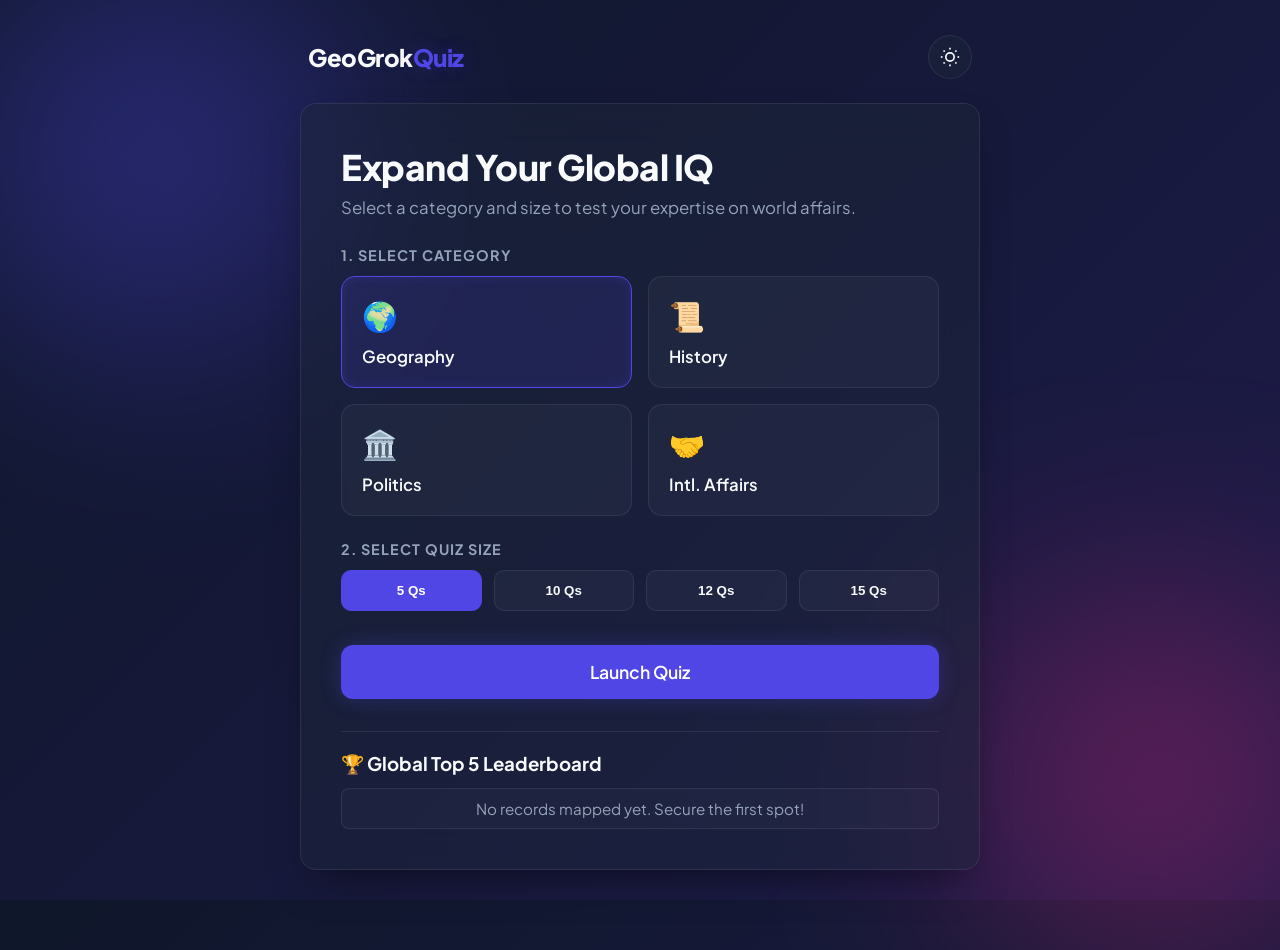
<file: index.html>
<!DOCTYPE html>
<html lang="en">
<head>
    <meta charset="UTF-8">
    <meta name="viewport" content="width=device-width, initial-scale=1.0">
    <title>GeoGrok Quiz - Challenge Your World Knowledge</title>
    <link rel="stylesheet" href="sert.css">
    <link rel="preconnect" href="https://fonts.googleapis.com">
    <link rel="preconnect" href="https://fonts.gstatic.com" crossorigin>
    <link href="https://fonts.googleapis.com/css2?family=Plus+Jakarta+Sans:wght=400;500;600;700;800&display=swap" rel="stylesheet">
</head>
<body>
    <div class="bg-blur circles-1"></div>
    <div class="bg-blur circles-2"></div>

    <div class="app-container">
        <header class="app-header">
            <div class="logo">GeoGrok<span>Quiz</span></div>
            <button id="theme-toggle" class="icon-btn" aria-label="Toggle Theme">
                <svg class="sun-icon" viewBox="0 0 24 24" fill="none" stroke="currentColor" stroke-width="2"><circle cx="12" cy="12" r="5"></circle><line x1="12" y1="1" x2="12" y2="3"></line><line x1="12" y1="21" x2="12" y2="23"></line><line x1="4.22" y1="4.22" x2="5.64" y2="5.64"></line><line x1="18.36" y1="18.36" x2="19.78" y2="19.78"></line><line x1="1" y1="12" x2="3" y2="12"></line><line x1="21" y1="12" x2="23" y2="12"></line><line x1="4.22" y1="19.78" x2="5.64" y2="18.36"></line><line x1="18.36" y1="5.64" x2="19.78" y2="4.22"></line></svg>
                <svg class="moon-icon" viewBox="0 0 24 24" fill="none" stroke="currentColor" stroke-width="2"><path d="M21 12.79A9 9 0 1 1 11.21 3 7 7 0 0 0 21 12.79z"></path></svg>
            </button>
        </header>

        <main class="main-card">
            <section id="home-screen" class="screen active">
                <div class="welcome-text">
                    <h1>Expand Your Global IQ</h1>
                    <p>Select a category and size to test your expertise on world affairs.</p>
                </div>

                <div class="setup-section">
                    <h3>1. Select Category</h3>
                    <div class="category-grid" id="category-grid">
                        <div class="card category-card active" data-category="geography">
                            <div class="card-icon">🌍</div>
                            <h4>Geography</h4>
                        </div>
                        <div class="card category-card" data-category="history">
                            <div class="card-icon">📜</div>
                            <h4>History</h4>
                        </div>
                        <div class="card category-card" data-category="politics">
                            <div class="card-icon">🏛️</div>
                            <h4>Politics</h4>
                        </div>
                        <div class="card category-card" data-category="international_affairs">
                            <div class="card-icon">🤝</div>
                            <h4>Intl. Affairs</h4>
                        </div>
                    </div>
                </div>

                <div class="setup-section">
                    <h3>2. Select Quiz Size</h3>
                    <div class="size-flex" id="size-container">
                        <button class="size-btn active" data-size="5">5 Qs</button>
                        <button class="size-btn" data-size="10">10 Qs</button>
                        <button class="size-btn" data-size="12">12 Qs</button>
                        <button class="size-btn" data-size="15">15 Qs</button>
                    </div>
                </div>

                <button id="start-btn" class="btn btn-primary cta-btn">Launch Quiz</button>

                <div class="leaderboard-section">
                    <h3>🏆 Global Top 5 Leaderboard</h3>
                    <ul id="leaderboard-list" class="leaderboard-list">
                        </ul>
                </div>
            </section>

            <section id="quiz-screen" class="screen">
                <div class="quiz-header">
                    <div class="quiz-info">
                        <span id="question-counter">Question 1 of 10</span>
                        <span id="category-badge" class="badge">Geography</span>
                    </div>
                    <div class="timer-container">
                        <svg class="timer-svg" viewBox="0 0 36 36">
                            <path class="timer-bg" d="M18 2.0845 a 15.9155 15.9155 0 0 1 0 31.831 a 15.9155 15.9155 0 0 1 0 -31.831" />
                            <path id="timer-progress" class="timer-progress" stroke-dasharray="100, 100" d="M18 2.0845 a 15.9155 15.9155 0 0 1 0 31.831 a 15.9155 15.9155 0 0 1 0 -31.831" />
                        </svg>
                        <span id="timer-text">15</span>
                    </div>
                </div>

                <div class="progress-bar-container">
                    <div id="progress-bar-fill" class="progress-bar-fill"></div>
                </div>

                <div class="question-container">
                    <h2 id="question-text">Loading question content...</h2>
                </div>

                <div id="options-container" class="options-grid">
                    </div>

                <div class="quiz-footer">
                    <button id="next-btn" class="btn btn-secondary" disabled>Next Question</button>
                </div>
            </section>

            <section id="results-screen" class="screen">
                <div class="results-summary">
                    <div class="result-icon-wrap">
                        <span id="result-emoji" class="result-emoji">🎓</span>
                    </div>
                    <h2 id="performance-message">Excellent Job!</h2>
                    <p class="sub-msg">Here is how you performed overall:</p>
                </div>

                <div class="score-display">
                    <span id="final-percentage" class="big-score">0%</span>
                    <span id="final-score-text">You scored 0 out of 0 points</span>
                </div>

                <div class="stats-grid">
                    <div class="stat-card correct">
                        <span class="stat-num" id="stat-correct">0</span>
                        <span class="stat-label">Correct</span>
                    </div>
                    <div class="stat-card incorrect">
                        <span class="stat-num" id="stat-incorrect">0</span>
                        <span class="stat-label">Incorrect</span>
                    </div>
                </div>

                <div id="leaderboard-entry" class="leaderboard-entry">
                    <h3>Save Your Score</h3>
                    <div class="input-group">
                        <input type="text" id="player-name" placeholder="Enter your name" maxlength="15">
                        <button id="save-score-btn" class="btn btn-secondary">Submit</button>
                    </div>
                </div>

                <div class="results-actions">
                    <button id="retry-btn" class="btn btn-primary">Play Again</button>
                    <button id="home-btn" class="btn btn-secondary">Return Home</button>
                </div>
            </section>
        </main>
    </div>

    <script src="script.js"></script>
</body>
</html>
</file>
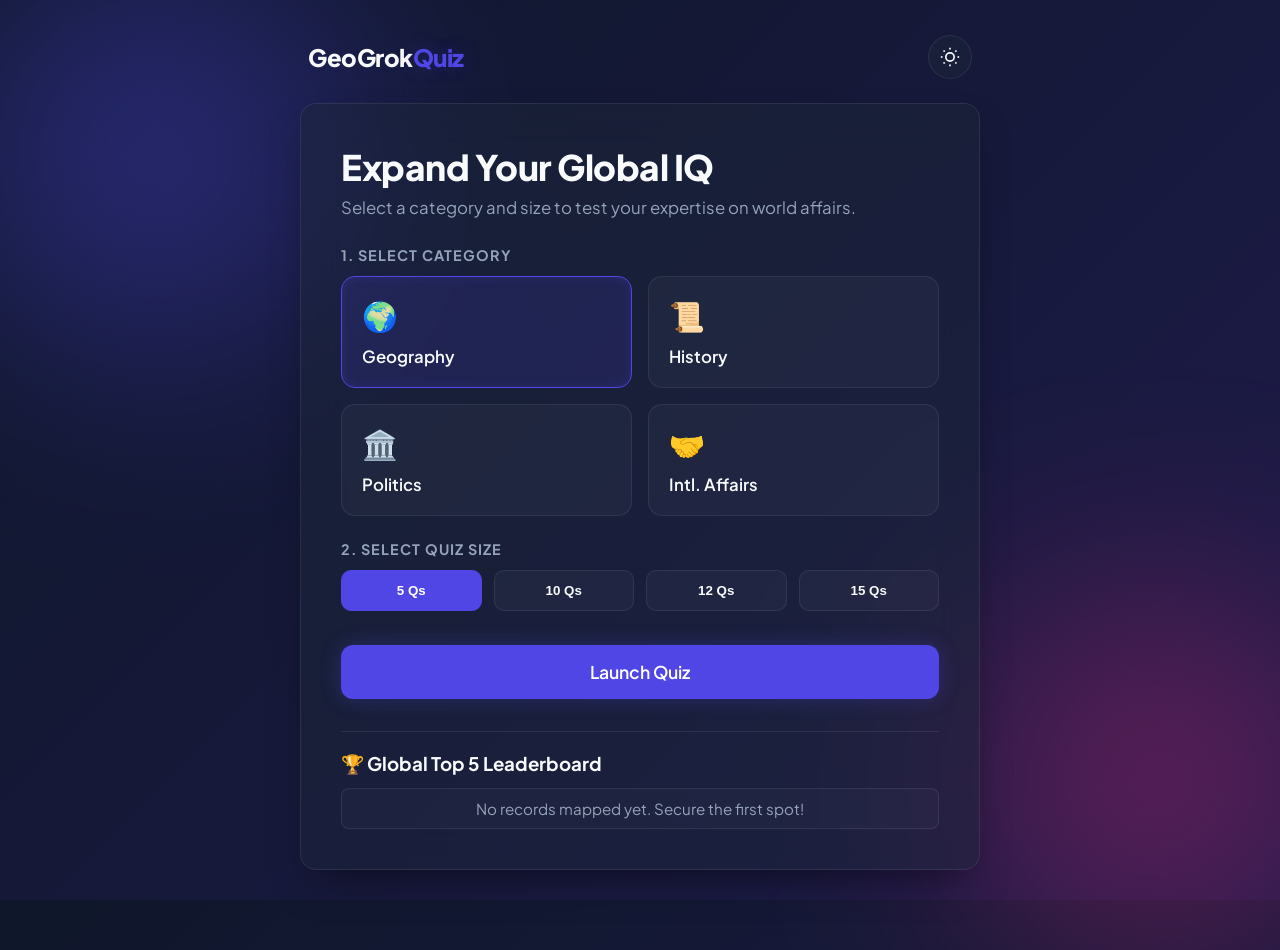
<file: inde.html>
<!DOCTYPE html>
<html lang="en">
<head>
    <meta charset="UTF-8">
    <meta name="viewport" content="width=device-width, initial-scale=1.0">
    <title>GeoGrok Quiz - Challenge Your World Knowledge</title>
    <link rel="stylesheet" href="sert.css">
    <link rel="preconnect" href="https://fonts.googleapis.com">
    <link rel="preconnect" href="https://fonts.gstatic.com" crossorigin>
    <link href="https://fonts.googleapis.com/css2?family=Plus+Jakarta+Sans:wght=400;500;600;700;800&display=swap" rel="stylesheet">
</head>
<body>
    <div class="bg-blur circles-1"></div>
    <div class="bg-blur circles-2"></div>

    <div class="app-container">
        <header class="app-header">
            <div class="logo">GeoGrok<span>Quiz</span></div>
            <button id="theme-toggle" class="icon-btn" aria-label="Toggle Theme">
                <svg class="sun-icon" viewBox="0 0 24 24" fill="none" stroke="currentColor" stroke-width="2"><circle cx="12" cy="12" r="5"></circle><line x1="12" y1="1" x2="12" y2="3"></line><line x1="12" y1="21" x2="12" y2="23"></line><line x1="4.22" y1="4.22" x2="5.64" y2="5.64"></line><line x1="18.36" y1="18.36" x2="19.78" y2="19.78"></line><line x1="1" y1="12" x2="3" y2="12"></line><line x1="21" y1="12" x2="23" y2="12"></line><line x1="4.22" y1="19.78" x2="5.64" y2="18.36"></line><line x1="18.36" y1="5.64" x2="19.78" y2="4.22"></line></svg>
                <svg class="moon-icon" viewBox="0 0 24 24" fill="none" stroke="currentColor" stroke-width="2"><path d="M21 12.79A9 9 0 1 1 11.21 3 7 7 0 0 0 21 12.79z"></path></svg>
            </button>
        </header>

        <main class="main-card">
            <section id="home-screen" class="screen active">
                <div class="welcome-text">
                    <h1>Expand Your Global IQ</h1>
                    <p>Select a category and size to test your expertise on world affairs.</p>
                </div>

                <div class="setup-section">
                    <h3>1. Select Category</h3>
                    <div class="category-grid" id="category-grid">
                        <div class="card category-card active" data-category="geography">
                            <div class="card-icon">🌍</div>
                            <h4>Geography</h4>
                        </div>
                        <div class="card category-card" data-category="history">
                            <div class="card-icon">📜</div>
                            <h4>History</h4>
                        </div>
                        <div class="card category-card" data-category="politics">
                            <div class="card-icon">🏛️</div>
                            <h4>Politics</h4>
                        </div>
                        <div class="card category-card" data-category="international_affairs">
                            <div class="card-icon">🤝</div>
                            <h4>Intl. Affairs</h4>
                        </div>
                    </div>
                </div>

                <div class="setup-section">
                    <h3>2. Select Quiz Size</h3>
                    <div class="size-flex" id="size-container">
                        <button class="size-btn active" data-size="5">5 Qs</button>
                        <button class="size-btn" data-size="10">10 Qs</button>
                        <button class="size-btn" data-size="12">12 Qs</button>
                        <button class="size-btn" data-size="15">15 Qs</button>
                    </div>
                </div>

                <button id="start-btn" class="btn btn-primary cta-btn">Launch Quiz</button>

                <div class="leaderboard-section">
                    <h3>🏆 Global Top 5 Leaderboard</h3>
                    <ul id="leaderboard-list" class="leaderboard-list">
                        </ul>
                </div>
            </section>

            <section id="quiz-screen" class="screen">
                <div class="quiz-header">
                    <div class="quiz-info">
                        <span id="question-counter">Question 1 of 10</span>
                        <span id="category-badge" class="badge">Geography</span>
                    </div>
                    <div class="timer-container">
                        <svg class="timer-svg" viewBox="0 0 36 36">
                            <path class="timer-bg" d="M18 2.0845 a 15.9155 15.9155 0 0 1 0 31.831 a 15.9155 15.9155 0 0 1 0 -31.831" />
                            <path id="timer-progress" class="timer-progress" stroke-dasharray="100, 100" d="M18 2.0845 a 15.9155 15.9155 0 0 1 0 31.831 a 15.9155 15.9155 0 0 1 0 -31.831" />
                        </svg>
                        <span id="timer-text">15</span>
                    </div>
                </div>

                <div class="progress-bar-container">
                    <div id="progress-bar-fill" class="progress-bar-fill"></div>
                </div>

                <div class="question-container">
                    <h2 id="question-text">Loading question content...</h2>
                </div>

                <div id="options-container" class="options-grid">
                    </div>

                <div class="quiz-footer">
                    <button id="next-btn" class="btn btn-secondary" disabled>Next Question</button>
                </div>
            </section>

            <section id="results-screen" class="screen">
                <div class="results-summary">
                    <div class="result-icon-wrap">
                        <span id="result-emoji" class="result-emoji">🎓</span>
                    </div>
                    <h2 id="performance-message">Excellent Job!</h2>
                    <p class="sub-msg">Here is how you performed overall:</p>
                </div>

                <div class="score-display">
                    <span id="final-percentage" class="big-score">0%</span>
                    <span id="final-score-text">You scored 0 out of 0 points</span>
                </div>

                <div class="stats-grid">
                    <div class="stat-card correct">
                        <span class="stat-num" id="stat-correct">0</span>
                        <span class="stat-label">Correct</span>
                    </div>
                    <div class="stat-card incorrect">
                        <span class="stat-num" id="stat-incorrect">0</span>
                        <span class="stat-label">Incorrect</span>
                    </div>
                </div>

                <div id="leaderboard-entry" class="leaderboard-entry">
                    <h3>Save Your Score</h3>
                    <div class="input-group">
                        <input type="text" id="player-name" placeholder="Enter your name" maxlength="15">
                        <button id="save-score-btn" class="btn btn-secondary">Submit</button>
                    </div>
                </div>

                <div class="results-actions">
                    <button id="retry-btn" class="btn btn-primary">Play Again</button>
                    <button id="home-btn" class="btn btn-secondary">Return Home</button>
                </div>
            </section>
        </main>
    </div>

    <script src="script.js"></script>
</body>
</html>
</file>
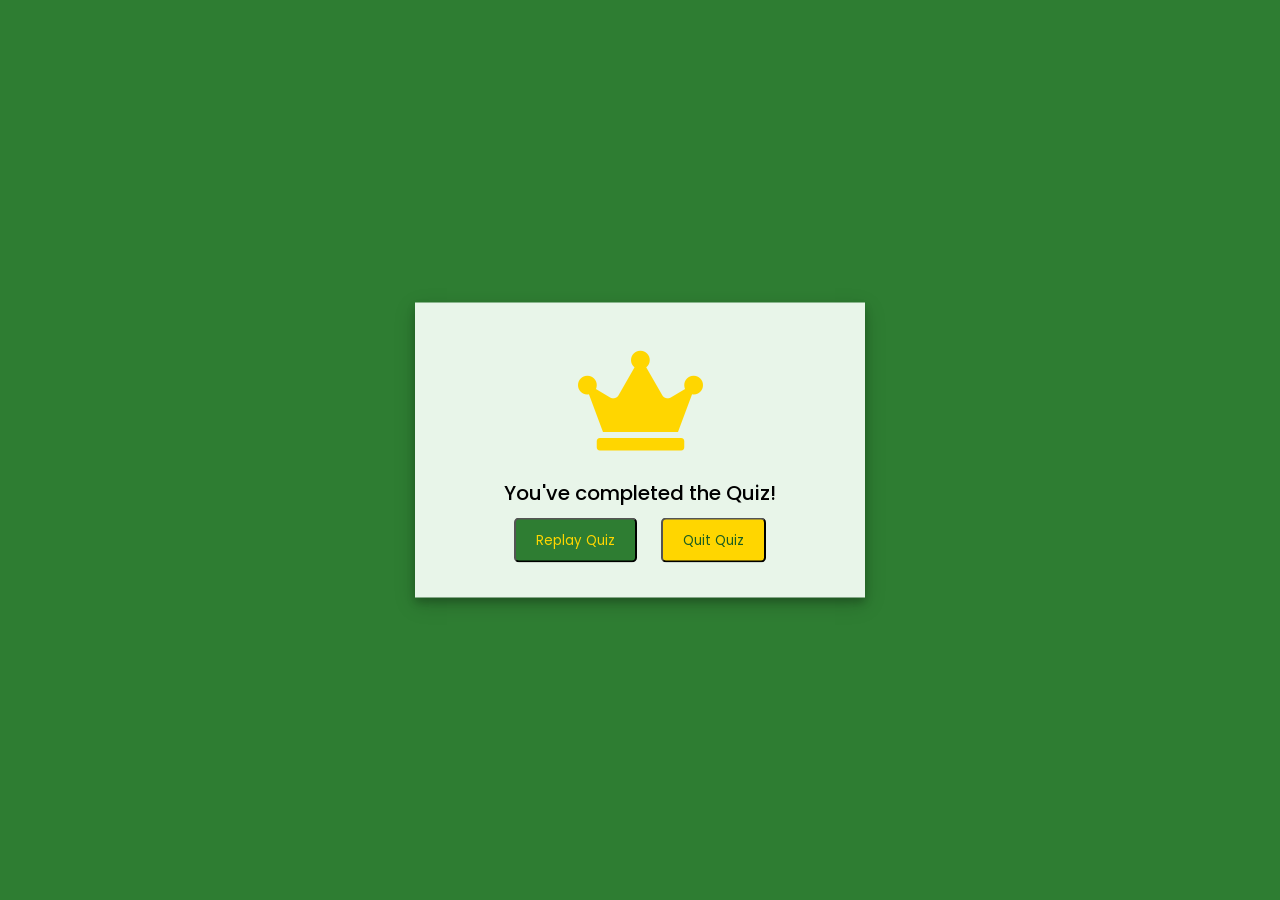
<file: rps1.html>
<!DOCTYPE html>
<html lang="en">
<head>
    <meta charset="UTF-8">
    <meta name="viewport" content="width=device-width, initial-scale=1.0">
    <title>Geogrok Quiz | Mounish</title>
    <link rel="stylesheet" href="rps2.css">
    <!-- FontAweome CDN Link for Icons-->
    <link rel="stylesheet" href="https://cdnjs.cloudflare.com/ajax/libs/font-awesome/5.15.3/css/all.min.css"/>
</head>
<body>
    <!-- start Quiz button -->
    <div class="start_btn"><button>Start Quiz</button></div>

    <!-- Info Box -->
    <div class="info_box">
        <div class="info-title"><span>Some Rules of this Quiz</span></div>
        <div class="info-list">
            <div class="info">1. You will have only <span>15 seconds</span> per each question.</div>
            <div class="info">2. Once you select your answer, it can't be undone.</div>
            <div class="info">3. You can't select any option once time goes off.</div>
            <div class="info">4. You can't exit from the Quiz while you're playing.</div>
            <div class="info">5. You'll get points on the basis of your correct answers.</div>
        </div>
        <div class="buttons">
            <button class="quit">Exit Quiz</button>
            <button class="restart">Continue</button>
        </div>
    </div>

    <!-- Quiz Box -->
    <div class="quiz_box">
        <header>
            <div class="title">Awesome Quiz Application</div>
            <div class="timer">
                <div class="time_left_txt">Time Left</div>
                <div class="timer_sec">15</div>
            </div>
            <div class="time_line"></div>
        </header>
        <section>
            <div class="que_text">
                <!-- Here I've inserted question from JavaScript -->
            </div>
            <div class="option_list">
                <!-- Here I've inserted options from JavaScript -->
            </div>
        </section>

        <!-- footer of Quiz Box -->
        <footer>
            <div class="total_que">
                <!-- Here I've inserted Question Count Number from JavaScript -->
            </div>
            <button class="next_btn">Next Que</button>
        </footer>
    </div>

    <!-- Result Box -->
    <div class="result_box">
        <div class="icon">
            <i class="fas fa-crown"></i>
        </div>
        <div class="complete_text">You've completed the Quiz!</div>
        <div class="score_text">
            <!-- Here I've inserted Score Result from JavaScript -->
        </div>
        <div class="buttons">
            <button class="restart">Replay Quiz</button>
            <button class="quit">Quit Quiz</button>
        </div>
    </div>

    <!-- Inside this JavaScript file I've inserted Questions and Options only -->
    <script src="rps3.js"></script>

    <!-- Inside this JavaScript file I've coded all Quiz Codes -->
    <script src="rps4.js"></script>

</body>
</html>
</file>
<file: sert.css>
/* ==========================================================================
   Design Tokens & Variable Configuration
   ========================================================================== */
:root {
    --primary: #4f46e5;
    --primary-hover: #4338ca;
    --secondary: rgba(255, 255, 255, 0.15);
    --secondary-hover: rgba(255, 255, 255, 0.25);
    --success: #10b981;
    --error: #ef4444;
    --background: linear-gradient(135deg, #0f172a 0%, #1e1b4b 100%);
    --card-bg: rgba(30, 41, 59, 0.45);
    --card-border: rgba(255, 255, 255, 0.08);
    --text-main: #f8fafc;
    --text-muted: #94a3b8;
    --shadow: 0 20px 40px -15px rgba(0, 0, 0, 0.5);
    --glow: 0 0 20px rgba(79, 70, 229, 0.3);
    --font-family: 'Plus Jakarta Sans', sans-serif;
    --radius: 16px;
    --transition: all 0.3s cubic-bezier(0.4, 0, 0.2, 1);
}

[data-theme="light"] {
    --primary: #4f46e5;
    --primary-hover: #4338ca;
    --secondary: rgba(15, 23, 42, 0.05);
    --secondary-hover: rgba(15, 23, 42, 0.1);
    --success: #10b981;
    --error: #ef4444;
    --background: linear-gradient(135deg, #f1f5f9 0%, #e2e8f0 100%);
    --card-bg: rgba(255, 255, 255, 0.65);
    --card-border: rgba(15, 23, 42, 0.08);
    --text-main: #0f172a;
    --text-muted: #64748b;
    --shadow: 0 20px 40px -15px rgba(15, 23, 42, 0.1);
    --glow: 0 0 20px rgba(79, 70, 229, 0.1);
}

/* ==========================================================================
   Reset & Base Layout Styles
   ========================================================================== */
* {
    box-sizing: border-box;
    margin: 0;
    padding: 0;
}

body {
    font-family: var(--font-family);
    background: var(--background);
    color: var(--text-main);
    min-height: 100vh;
    display: flex;
    justify-content: center;
    align-items: center;
    overflow-x: hidden;
    position: relative;
    padding: 20px;
    transition: background 0.5s ease;
}

/* Background Atmospheric Circles */
.bg-blur {
    position: absolute;
    border-radius: 50%;
    filter: blur(120px);
    z-index: -1;
    opacity: 0.4;
    pointer-events: none;
    transition: var(--transition);
}
.circles-1 {
    width: 400px;
    height: 400px;
    background: var(--primary);
    top: -50px;
    left: -50px;
}
.circles-2 {
    width: 350px;
    height: 350px;
    background: #db2777;
    bottom: -50px;
    right: -50px;
}

/* Application Container Framework */
.app-container {
    width: 100%;
    max-width: 680px;
    display: flex;
    flex-direction: column;
    gap: 20px;
}

/* ==========================================================================
   Header Component Elements
   ========================================================================== */
.app-header {
    display: flex;
    justify-content: space-between;
    align-items: center;
    padding: 4px 8px;
}

.logo {
    font-size: 1.5rem;
    font-weight: 800;
    letter-spacing: -0.5px;
}

.logo span {
    color: var(--primary);
    text-shadow: var(--glow);
}

.icon-btn {
    background: var(--card-bg);
    border: 1px solid var(--card-border);
    color: var(--text-main);
    width: 44px;
    height: 44px;
    border-radius: 50%;
    display: flex;
    align-items: center;
    justify-content: center;
    cursor: pointer;
    backdrop-filter: blur(10px);
    transition: var(--transition);
}

.icon-btn:hover {
    transform: scale(1.05);
    background: var(--secondary-hover);
}

[data-theme="light"] .sun-icon,
[data-theme="dark"] .moon-icon {
    display: none;
}

.sun-icon, .moon-icon {
    width: 20px;
    height: 20px;
}

/* ==========================================================================
   The Main Glassmorphism Card Element
   ========================================================================== */
.main-card {
    background: var(--card-bg);
    border: 1px solid var(--card-border);
    border-radius: var(--radius);
    padding: 40px;
    box-shadow: var(--shadow);
    backdrop-filter: blur(20px);
    -webkit-backdrop-filter: blur(20px);
    position: relative;
    min-height: 450px;
    display: flex;
    flex-direction: column;
    transition: border 0.3s ease, background 0.3s ease;
}

/* Screen Visibility Logic */
.screen {
    display: none;
    opacity: 0;
    transform: translateY(12px);
    flex-direction: column;
    flex-grow: 1;
}

.screen.active {
    display: flex;
    animation: screenEnter 0.4s forwards cubic-bezier(0.16, 1, 0.3, 1);
}

@keyframes screenEnter {
    to {
        opacity: 1;
        transform: translateY(0);
    }
}

/* ==========================================================================
   Global Modular Button Designs
   ========================================================================== */
.btn {
    font-family: inherit;
    font-size: 1rem;
    font-weight: 600;
    padding: 14px 28px;
    border-radius: 12px;
    border: none;
    cursor: pointer;
    transition: var(--transition);
    display: inline-flex;
    align-items: center;
    justify-content: center;
    gap: 8px;
}

.btn-primary {
    background: var(--primary);
    color: #ffffff;
    box-shadow: var(--glow);
}

.btn-primary:hover:not(:disabled) {
    background: var(--primary-hover);
    transform: translateY(-2px);
    box-shadow: 0 8px 20px rgba(79, 70, 229, 0.4);
}

.btn-primary:active:not(:disabled) {
    transform: translateY(0);
}

.btn-secondary {
    background: var(--secondary);
    color: var(--text-main);
    border: 1px solid var(--card-border);
}

.btn-secondary:hover:not(:disabled) {
    background: var(--secondary-hover);
}

.btn:disabled {
    opacity: 0.4;
    cursor: not-allowed;
}

.cta-btn {
    width: 100%;
    padding: 16px;
    font-size: 1.1rem;
    margin-top: 10px;
}

/* ==========================================================================
   Home Setup Screen Layout Module
   ========================================================================== */
.welcome-text h1 {
    font-size: 2.2rem;
    font-weight: 800;
    margin-bottom: 8px;
    letter-spacing: -0.5px;
}

.welcome-text p {
    color: var(--text-muted);
    font-size: 1.05rem;
    margin-bottom: 28px;
}

.setup-section {
    margin-bottom: 24px;
}

.setup-section h3 {
    font-size: 0.9rem;
    text-transform: uppercase;
    letter-spacing: 1px;
    color: var(--text-muted);
    margin-bottom: 12px;
    font-weight: 700;
}

/* Grid Component for Choosing Categories */
.category-grid {
    display: grid;
    grid-template-columns: repeat(2, 1fr);
    gap: 16px;
}

.card {
    background: rgba(255, 255, 255, 0.03);
    border: 1px solid var(--card-border);
    border-radius: 14px;
    padding: 20px;
    cursor: pointer;
    transition: var(--transition);
    display: flex;
    flex-direction: column;
    gap: 12px;
}

[data-theme="light"] .card {
    background: rgba(0, 0, 0, 0.02);
}

.card:hover {
    background: var(--secondary-hover);
    transform: translateY(-3px);
}

.card.active {
    background: rgba(79, 70, 229, 0.15);
    border-color: var(--primary);
    box-shadow: inset 0 0 12px rgba(79, 70, 229, 0.2);
}

.card-icon {
    font-size: 1.8rem;
}

.card h4 {
    font-size: 1.05rem;
    font-weight: 600;
}

/* Flex Container for Quiz Question Sizes */
.size-flex {
    display: flex;
    gap: 12px;
}

.size-btn {
    flex: 1;
    background: rgba(255, 255, 255, 0.03);
    border: 1px solid var(--card-border);
    color: var(--text-main);
    padding: 12px;
    border-radius: 10px;
    font-weight: 600;
    cursor: pointer;
    transition: var(--transition);
}

[data-theme="light"] .size-btn {
    background: rgba(0, 0, 0, 0.02);
}

.size-btn:hover {
    background: var(--secondary-hover);
}

.size-btn.active {
    background: var(--primary);
    color: #ffffff;
    border-color: var(--primary);
}

/* Persistent Dashboard Score System */
.leaderboard-section {
    margin-top: 32px;
    border-top: 1px solid var(--card-border);
    padding-top: 20px;
}

.leaderboard-list {
    list-style: none;
    margin-top: 12px;
    display: flex;
    flex-direction: column;
    gap: 8px;
}

.leaderboard-item {
    display: flex;
    justify-content: space-between;
    align-items: center;
    padding: 10px 14px;
    background: rgba(255, 255, 255, 0.02);
    border: 1px solid var(--card-border);
    border-radius: 8px;
    font-size: 0.95rem;
}

.leaderboard-item .rank {
    font-weight: 700;
    color: var(--primary);
    margin-right: 8px;
}

.leaderboard-item .score-val {
    font-weight: 600;
}

/* ==========================================================================
   Live Quiz Screen Interface Styles
   ========================================================================== */
.quiz-header {
    display: flex;
    justify-content: space-between;
    align-items: center;
    margin-bottom: 16px;
}

.quiz-info {
    display: flex;
    flex-direction: column;
    gap: 4px;
}

#question-counter {
    font-size: 1.1rem;
    font-weight: 700;
}

.badge {
    align-self: flex-start;
    font-size: 0.75rem;
    font-weight: 700;
    text-transform: uppercase;
    padding: 4px 10px;
    border-radius: 20px;
    background: var(--primary);
    color: #ffffff;
    letter-spacing: 0.5px;
}

/* Premium SVGA Countdown Timer Layout */
.timer-container {
    position: relative;
    width: 52px;
    height: 52px;
    display: flex;
    align-items: center;
    justify-content: center;
}

.timer-svg {
    width: 100%;
    height: 100%;
    transform: rotate(-90deg);
}

.timer-bg {
    fill: none;
    stroke: var(--secondary);
    stroke-width: 3.5;
}

.timer-progress {
    fill: none;
    stroke: var(--primary);
    stroke-width: 3.5;
    stroke-linecap: round;
    transition: stroke-dasharray 1s linear, stroke 0.3s;
}

.timer-progress.warning {
    stroke: var(--error);
}

#timer-text {
    position: absolute;
    font-size: 0.95rem;
    font-weight: 700;
}

/* Linear Progress Bar Module */
.progress-bar-container {
    width: 100%;
    height: 6px;
    background: var(--secondary);
    border-radius: 10px;
    margin-bottom: 32px;
    overflow: hidden;
}

.progress-bar-fill {
    height: 100%;
    width: 0%;
    background: linear-gradient(90deg, var(--primary) 0%, #a855f7 100%);
    border-radius: 10px;
    transition: width 0.4s cubic-bezier(0.4, 0, 0.2, 1);
}

.question-container h2 {
    font-size: 1.45rem;
    font-weight: 700;
    line-height: 1.4;
    margin-bottom: 28px;
}

/* Options Grid Interface Block */
.options-grid {
    display: flex;
    flex-direction: column;
    gap: 12px;
    margin-bottom: 24px;
}

.option-btn {
    background: rgba(255, 255, 255, 0.03);
    border: 1px solid var(--card-border);
    color: var(--text-main);
    text-align: left;
    padding: 16px 20px;
    border-radius: 12px;
    font-size: 1.05rem;
    font-weight: 500;
    font-family: inherit;
    cursor: pointer;
    transition: var(--transition);
    position: relative;
    overflow: hidden;
}

[data-theme="light"] .option-btn {
    background: rgba(0, 0, 0, 0.02);
}

.option-btn:hover:not(:disabled) {
    background: var(--secondary-hover);
    transform: translateX(4px);
    border-color: var(--text-muted);
}

/* Live Answer Checking Styles States */
.option-btn.correct-state {
    background: rgba(16, 185, 129, 0.15) !important;
    border-color: var(--success) !important;
    color: var(--success);
    font-weight: 700;
}

.option-btn.incorrect-state {
    background: rgba(239, 68, 110, 0.15) !important;
    border-color: var(--error) !important;
    color: var(--error);
    opacity: 0.8;
}

.option-btn:disabled {
    cursor: not-allowed;
}

.quiz-footer {
    display: flex;
    justify-content: flex-end;
}

/* ==========================================================================
   Quiz Terminal/Results Component Framework
   ========================================================================== */
.results-summary {
    text-align: center;
    margin-bottom: 24px;
}

.result-icon-wrap {
    width: 80px;
    height: 80px;
    background: rgba(79, 70, 229, 0.1);
    border-radius: 50%;
    display: inline-flex;
    align-items: center;
    justify-content: center;
    margin-bottom: 16px;
}

.result-emoji {
    font-size: 2.5rem;
}

.results-summary h2 {
    font-size: 1.8rem;
    font-weight: 800;
    margin-bottom: 6px;
}

.sub-msg {
    color: var(--text-muted);
}

.score-display {
    text-align: center;
    background: rgba(255, 255, 255, 0.02);
    border: 1px solid var(--card-border);
    border-radius: 14px;
    padding: 24px;
    margin-bottom: 24px;
    display: flex;
    flex-direction: column;
    gap: 6px;
}

.big-score {
    font-size: 3.5rem;
    font-weight: 800;
    color: var(--primary);
    line-height: 1;
}

#final-score-text {
    font-weight: 600;
    color: var(--text-main);
}

.stats-grid {
    display: grid;
    grid-template-columns: repeat(2, 1fr);
    gap: 16px;
    margin-bottom: 32px;
}

.stat-card {
    padding: 16px;
    border-radius: 12px;
    text-align: center;
    background: rgba(255, 255, 255, 0.01);
    border: 1px solid var(--card-border);
}

.stat-card .stat-num {
    display: block;
    font-size: 1.6rem;
    font-weight: 700;
    margin-bottom: 2px;
}

.stat-card.correct .stat-num { color: var(--success); }
.stat-card.incorrect .stat-num { color: var(--error); }

.stat-label {
    font-size: 0.85rem;
    color: var(--text-muted);
    font-weight: 600;
    text-transform: uppercase;
}

/* Score Leaderboard Input elements */
.leaderboard-entry {
    background: rgba(79, 70, 229, 0.05);
    border: 1px dashed var(--primary);
    border-radius: 12px;
    padding: 20px;
    margin-bottom: 28px;
    text-align: center;
}

.leaderboard-entry h3 {
    font-size: 1rem;
    margin-bottom: 12px;
}

.input-group {
    display: flex;
    gap: 10px;
}

.input-group input {
    flex: 1;
    background: var(--card-bg);
    border: 1px solid var(--card-border);
    border-radius: 8px;
    padding: 12px;
    color: var(--text-main);
    font-family: inherit;
    font-size: 1rem;
    outline: none;
}

.input-group input:focus {
    border-color: var(--primary);
}

.results-actions {
    display: flex;
    gap: 14px;
}

.results-actions .btn {
    flex: 1;
}

/* ==========================================================================
   Responsive Adaptability Configurations
   ========================================================================== */
@media (max-width: 640px) {
    body {
        padding: 12px;
    }
    
    .main-card {
        padding: 24px 20px;
    }

    .welcome-text h1 {
        font-size: 1.75rem;
    }

    .category-grid {
        grid-template-columns: 1fr;
        gap: 12px;
    }

    .results-actions {
        flex-direction: column;
    }
}
</file>
<file: rps2.css>
@import url('https://fonts.googleapis.com/css2?family=Poppins:wght@200;300;400;500;600;700&display=swap');

*{
    margin: 0;
    padding: 0;
    box-sizing: border-box;
    font-family: 'Poppins', sans-serif;
}

/* 🌿 Background */
body{
    background: #2e7d32;
}

/* 🌟 Selection */
::selection{
    color: #000;
    background: #ffd600;
}

/* 🧱 Center boxes */
.start_btn,
.info_box,
.quiz_box,
.result_box{
    position: absolute;
    top: 50%;
    left: 50%;
    transform: translate(-50%, -50%);
    box-shadow: 0 4px 8px rgba(0,0,0,0.2),
                0 6px 20px rgba(0,0,0,0.19);
}

/* ACTIVE STATES */
.info_box.activeInfo,
.quiz_box.activeQuiz,
.result_box.activeResult{
    opacity: 1;
    z-index: 5;
    pointer-events: auto;
    transform: translate(-50%, -50%) scale(1);
}

/* 🚀 Start Button */
.start_btn button{
    font-size: 25px;
    font-weight: 500;
    color: #1b5e20;
    padding: 15px 30px;
    border-radius: 5px;
    border: none;
    background: #ffd600;
    cursor: pointer;
}

/* 📦 Info Box */
.info_box{
    width: 540px;
    background: #e8f5e9;
    border-radius: 5px;
    transform: translate(-50%, -50%) scale(0.9);
    opacity: 0;
    pointer-events: none;
    transition: all 0.3s ease;
}

.info_box .info-title{
    height: 60px;
    display: flex;
    align-items: center;
    padding: 0 30px;
    font-size: 20px;
    font-weight: 600;
    border-bottom: 1px solid #a5d6a7;
    background: #c8e6c9;
    color: #1b5e20;
}

.info_box .info-list{
    padding: 15px 30px;
}

.info_box .info-list .info{
    margin: 5px 0;
    font-size: 17px;
}

.info_box .info-list .info span{
    font-weight: 600;
    color: #f9a825;
}

.info_box .buttons{
    height: 60px;
    display: flex;
    align-items: center;
    justify-content: flex-end;
    padding: 0 30px;
    border-top: 1px solid #a5d6a7;
}

.info_box .buttons button{
    margin: 0 5px;
    height: 40px;
    width: 100px;
    font-size: 16px;
    font-weight: 500;
    cursor: pointer;
    border-radius: 5px;
    border: 1px solid #2e7d32;
    background: #ffd600;
    color: #1b5e20;
}

/* 🧠 Quiz Box */
.quiz_box{
    width: 550px;
    background: #e8f5e9;
    border-radius: 5px;
    transform: translate(-50%, -50%) scale(0.9);
    opacity: 0;
    pointer-events: none;
    transition: all 0.3s ease;
}

/* Header */
.quiz_box header{
    position: relative;
    height: 70px;
    padding: 0 30px;
    display: flex;
    justify-content: space-between;
    align-items: center;
    background: #c8e6c9;
    border-radius: 5px 5px 0 0;
}

.quiz_box header .title{
    font-size: 20px;
    font-weight: 600;
    color: #1b5e20;
}

/* Timer */
.quiz_box header .timer{
    background: #fff59d;
    border: 1px solid #fdd835;
    color: #1b5e20;
    height: 45px;
    width: 145px;
    display: flex;
    justify-content: space-between;
    align-items: center;
    padding: 0 8px;
    border-radius: 5px;
}

.quiz_box header .timer .timer_sec{
    background: #2e7d32;
    color: #fff;
    border-radius: 5px;
    width: 45px;
    text-align: center;
}

/* Progress line */
.quiz_box header .time_line{
    position: absolute;
    bottom: 0;
    left: 0;
    height: 3px;
    background: #ffd600;
}

/* Section */
section{
    padding: 25px 30px;
    background: #e8f5e9;
}

section .que_text{
    font-size: 25px;
    font-weight: 600;
    color: #1b5e20;
}

/* Options */
section .option_list .option{
    background: #f1f8e9;
    border: 1px solid #a5d6a7;
    border-radius: 5px;
    padding: 8px 15px;
    margin-bottom: 15px;
    cursor: pointer;
    transition: 0.3s;
}

section .option_list .option:hover{
    background: #fff59d;
    border: 1px solid #ffd600;
}

/* Correct / Incorrect */
section .option_list .option.correct{
    background: #c8e6c9;
    border: 1px solid #2e7d32;
    color: #1b5e20;
}

section .option_list .option.incorrect{
    background: #fff176;
    border: 1px solid #fbc02d;
}

/* Disabled */
section .option_list .option.disabled{
    pointer-events: none;
}

/* Icons */
.option_list .option .icon.tick{
    color: #2e7d32;
    background: #c8e6c9;
}

.option_list .option .icon.cross{
    color: #f9a825;
    background: #fff59d;
}

/* Footer */
footer{
    height: 60px;
    padding: 0 30px;
    display: flex;
    justify-content: space-between;
    align-items: center;
    border-top: 1px solid #a5d6a7;
}

footer button{
    height: 40px;
    padding: 0 13px;
    border-radius: 5px;
    background: #2e7d32;
    color: #ffd600;
    border: 1px solid #2e7d32;
    cursor: pointer;
    opacity: 0;
    pointer-events: none;
}

footer button.show{
    opacity: 1;
    pointer-events: auto;
}

/* 🏁 Result box */
.result_box{
    background: #e8f5e9;
    width: 450px;
    padding: 25px;
    display: flex;
    flex-direction: column;
    align-items: center;
}

.result_box .icon{
    font-size: 100px;
    color: #ffd600;
}

.result_box .complete_text{
    font-size: 20px;
    font-weight: 500;
}

.result_box .score_text span{
    display: flex;
    margin: 10px 0;
}

.result_box .buttons button{
    margin: 10px;
    height: 45px;
    padding: 0 20px;
    border-radius: 5px;
    cursor: pointer;
}

.buttons button.restart{
    background: #2e7d32;
    color: #ffd600;
}

.buttons button.quit{
    background: #ffd600;
    color: #1b5e20;
}
</file>
